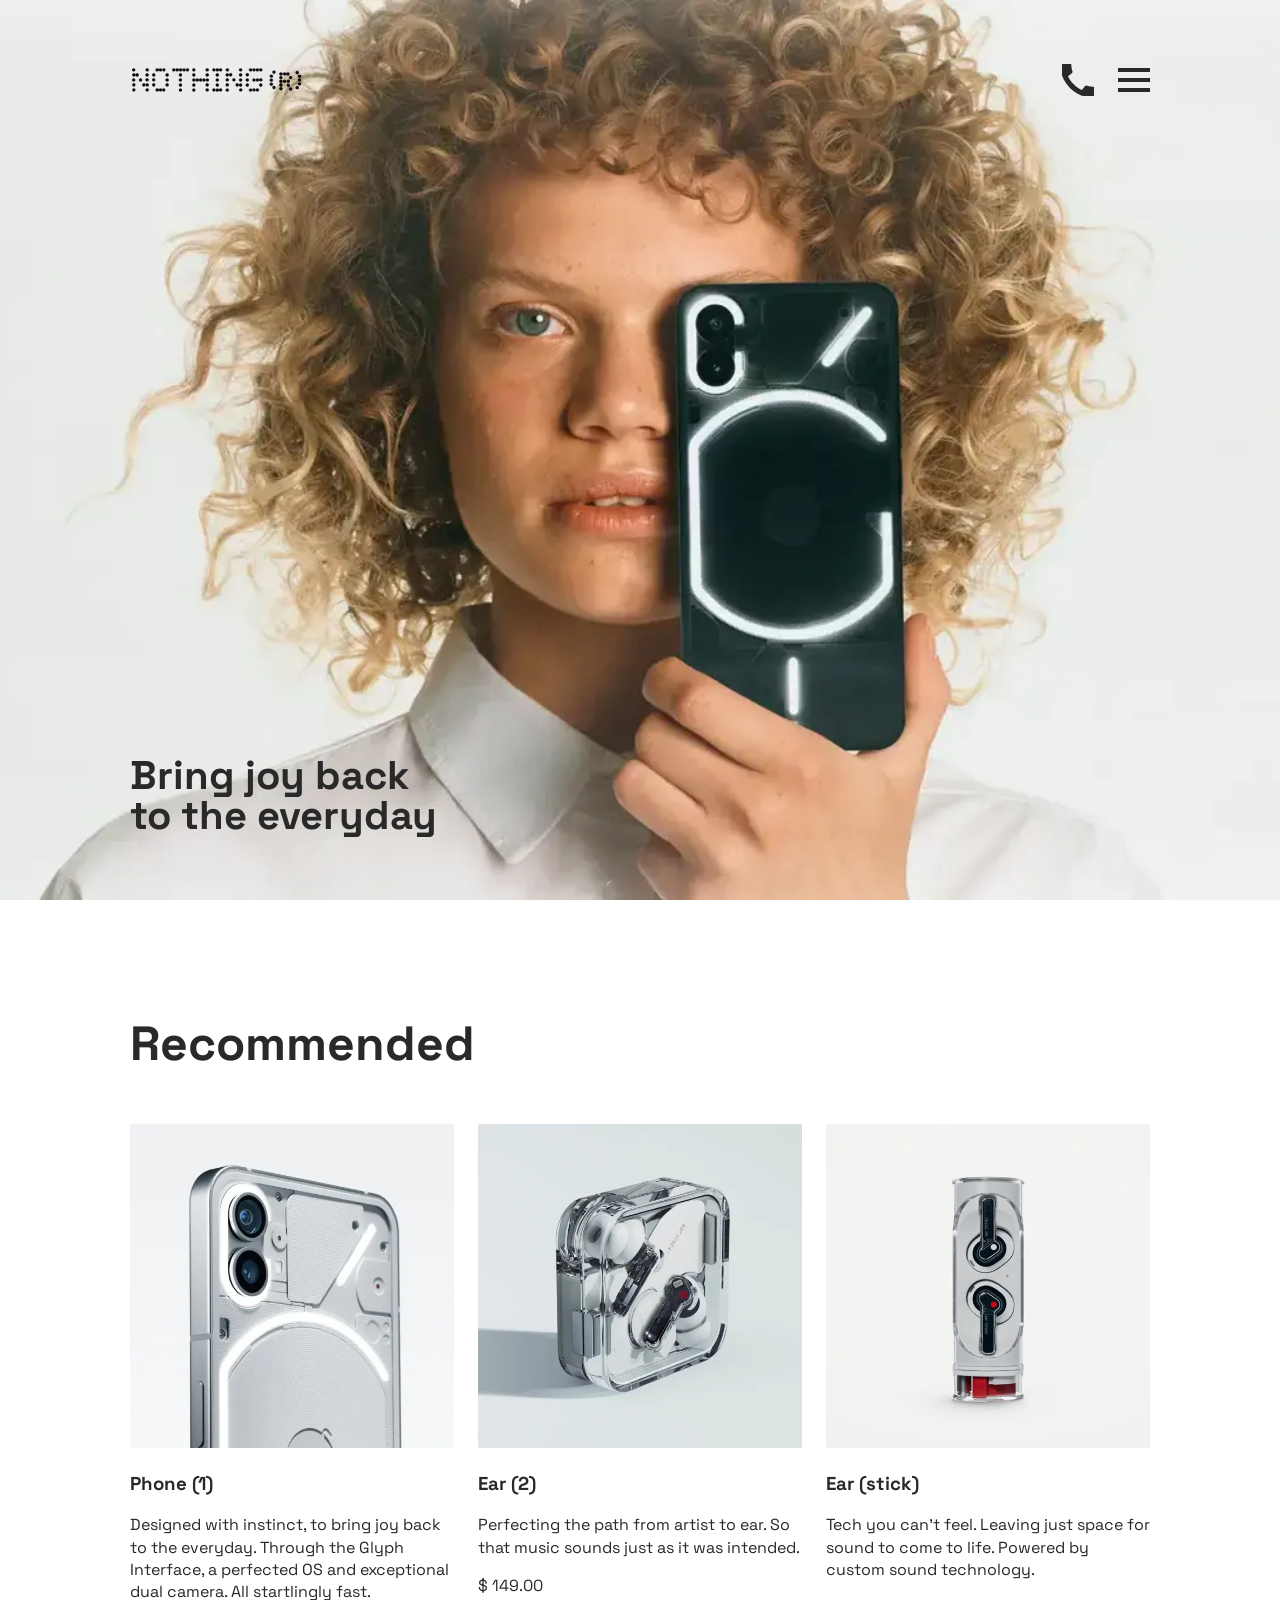
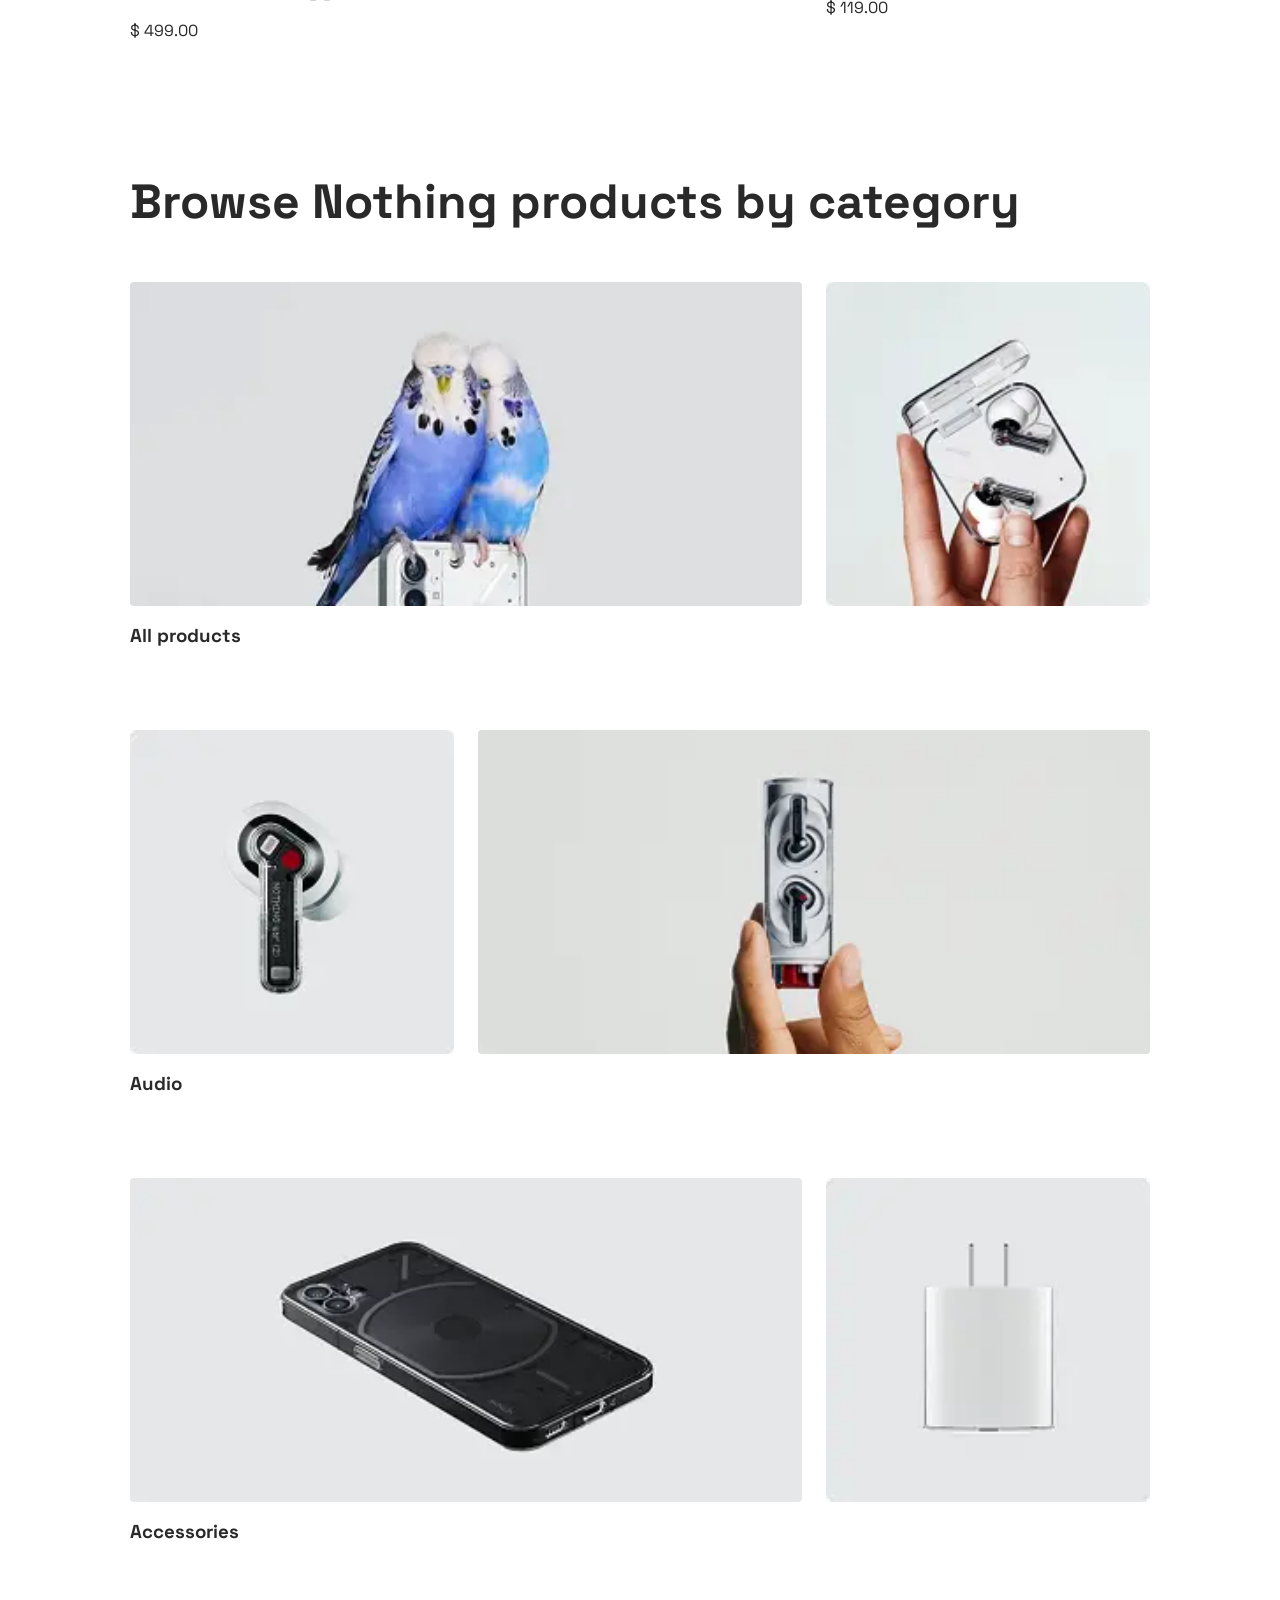
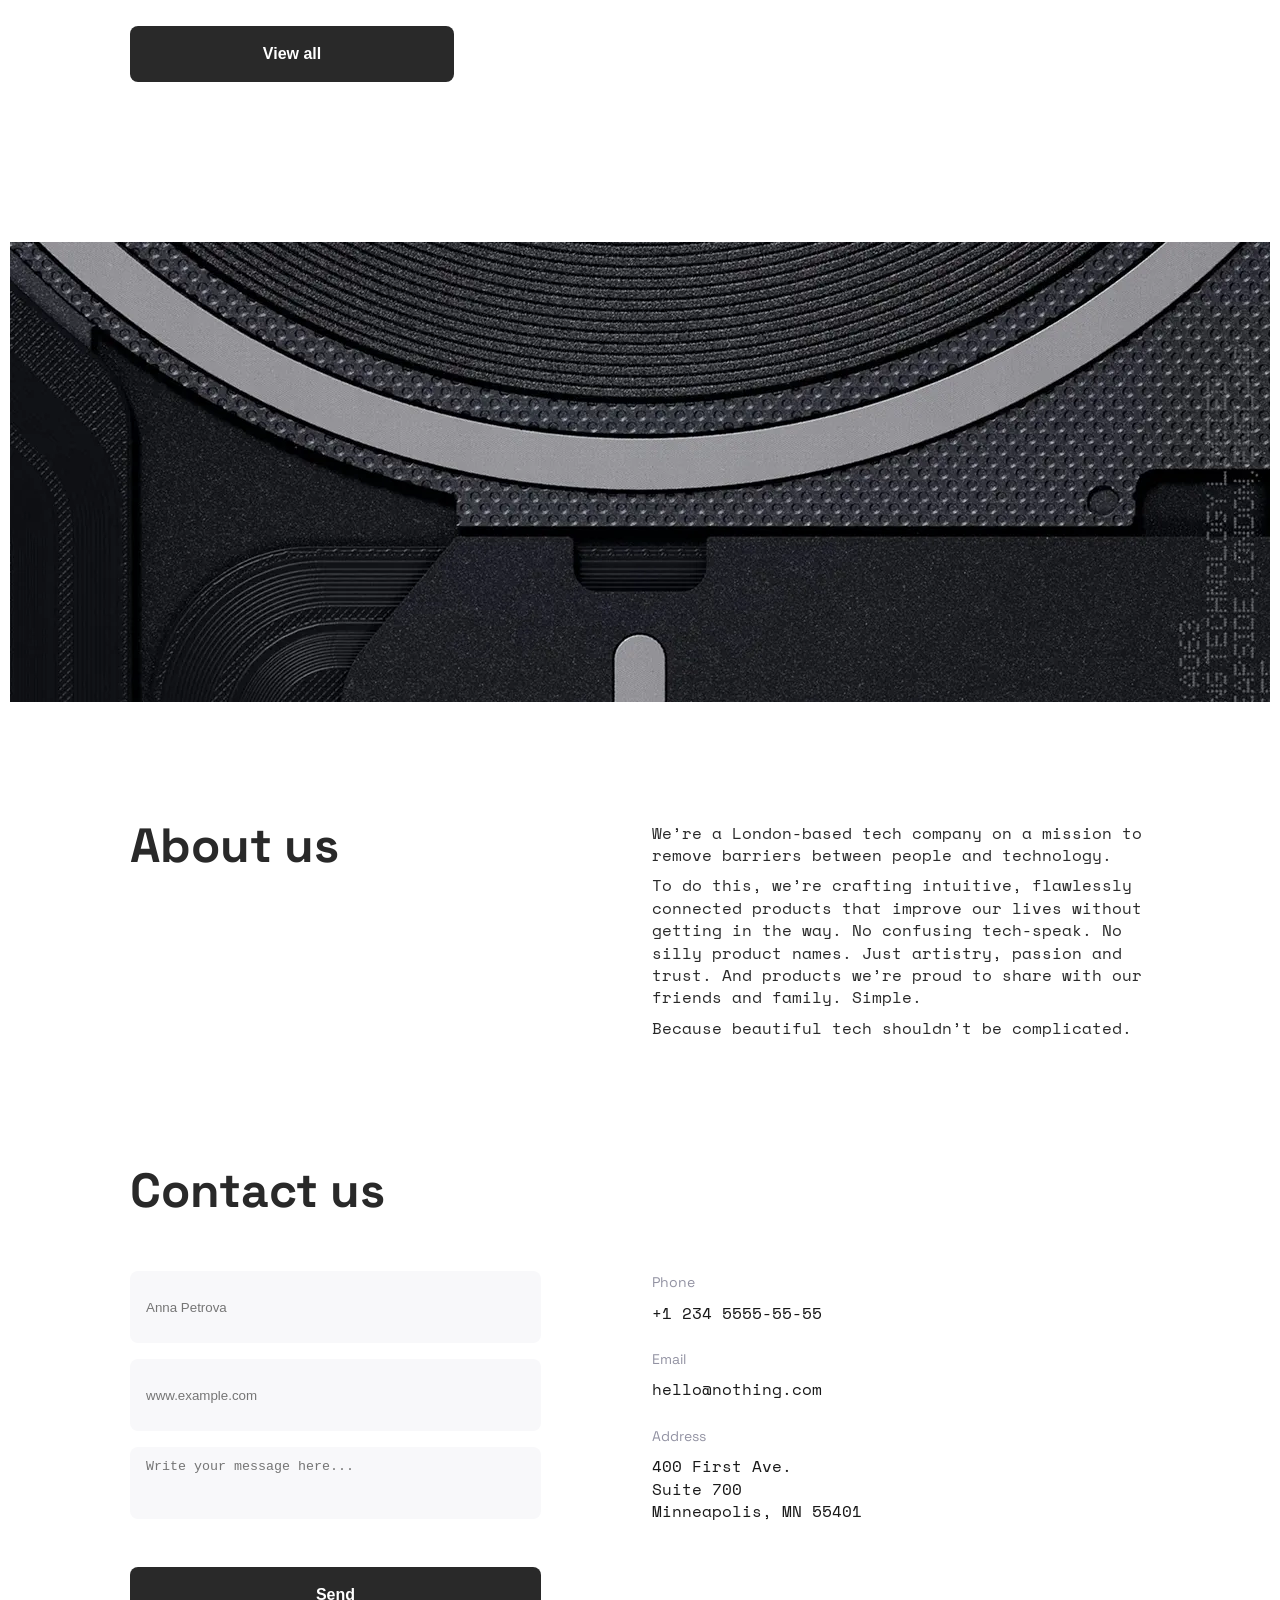
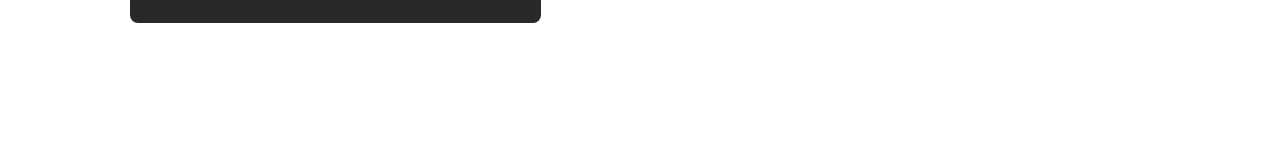
<file: index.html>
<!doctype html><html lang="en" class="page"><head><meta charset="utf-8"><meta name="viewport" content="width=device-width, initial-scale=1.0"><title>Bose</title><link rel="preconnect" href="https://fonts.googleapis.com"><link rel="preconnect" href="https://fonts.gstatic.com"><link href="https://fonts.googleapis.com/css2?family=Space+Grotesk:wght@300..700&family=Space+Mono&display=swap" rel="stylesheet"><link rel="stylesheet" href="index.e39bafef.css"><link rel="icon" type="image" href="logo.57cbf484.webp"><script src="index.cabb280d.js" defer></script></head><body class="page__body"> <header class="header"> <div class="container"> <div class="header__content"> <div class="top-bar"> <a href="#" class="top-bar__logo-link"> <img src="logo.57cbf484.webp" alt="Bose logo" class="top-bar__logo"> </a> <div class="top-bar__icons"> <a href="tel:+123455555555" class="icon icon--phone"></a> <a href="#menu" class="icon icon--menu"></a> </div> </div> <div class="header__bottom"> <h1 class="header__title"> Bring joy back <br> to the everyday </h1> </div> </div> </div> </header> <aside class="menu page__menu" id="menu"> <div class="container"> <div class="menu__top top-bar"> <a href="#" class="top-bar__logo-link"> <img src="logo.57cbf484.webp" alt="Bose logo" class="top-bar__logo"> </a> <a href="#" class="icon icon--close"></a> </div> <div class="menu__bottom"> <nav class="menu__nav nav"> <ul class="nav__list"> <li class="nav__item"> <a class="nav__link" href="#categories"> Store </a> </li> <li class="nav__item"> <a class="nav__link" href="#recommended"> Products </a> </li> <li class="nav__item"> <a class="nav__link" href="#about-us"> Login </a> </li> <li class="nav__item"> <a class="nav__link" href="#contacts"> Cart(0) </a> </li> </ul> </nav> <a href="tel:+123455555555" class="menu__phone-number"> +1 234 5555-55-55 </a> <a href="tel:+123455555555" class="menu__call-to-order"> Call to order </a> </div> </div> </aside> <main class="main"> <div class="container"> <div class="main__content"> <section class="recommended" id="recommended"> <h2 class="section-title">Recommended</h2> <div class="recommended__products"> <article class="product recommended__product"> <img src="phone.2d5611d8.webp" alt="Phone (1)" class="product__photo"> <h3 class="product__title">Phone (1)</h3> <p class="product__category"> Designed with instinct, to bring joy back to the everyday. Through the Glyph Interface, a perfected OS and exceptional dual camera. All startlingly fast. </p> <p class="product__price">$ 499.00</p> </article> <article class="product recommended__product"> <img src="ear.f26b5e77.webp" alt="Ear (2)" class="product__photo"> <h3 class="product__title">Ear (2)</h3> <p class="product__category"> Perfecting the path from artist to ear. So that music sounds just as it was intended. </p> <p class="product__price">$ 149.00</p> </article> <article class="product recommended__product"> <img src="ear-stick.233fd8c0.webp" alt="Ear (stick)" class="product__photo"> <h3 class="product__title">Ear (stick)</h3> <p class="product__category"> Tech you can’t feel. Leaving just space for sound to come to life. Powered by custom sound technology. </p> <p class="product__price">$ 119.00</p> </article> </div> </section> <section class="categories" id="categories"> <h2 class="section-title">Browse Nothing products by category</h2> <div class="categories__wraper"> <article class="category"> <div class="category__photos"> <a href="#" class="category__link category__link--wide"> <img class="category__photo" src="all-products-wide.a1d89334.webp" alt="All products"> </a> <a href="#" class="category__link category__link--square"> <img class="category__photo" src="all-%20products-square.c1a62b9a.webp" alt="All products"> </a> </div> <h3 class="category__title">All products</h3> </article> <article class="category"> <div class="category__photos"> <a href="#" class="category__link category__link--square"> <img class="category__photo" src="audio-square.c2fa02a4.webp" alt="All products"> </a> <a href="#" class="category__link category__link--wide"> <img class="category__photo" src="audio-wide.1e735b18.webp" alt="All products"> </a> </div> <h3 class="category__title">Audio</h3> </article> <article class="category"> <div class="category__photos"> <a href="#" class="category__link category__link--wide"> <img class="category__photo" src="accessories-wide.5c8e63f7.webp" alt="All products"> </a> <a href="#" class="category__link category__link--square"> <img class="category__photo" src="accessories-square.04b2b259.webp" alt="All products"> </a> </div> <h3 class="category__title">Accessories</h3> </article> <button class="button category__button">View all</button> <div class="category__cover"> <div class="category__cover-img"></div> </div> </div> </section> <section class="about-us" id="about-us"> <h2 class="about-us__title section-title">About us</h2> <div class="about-us__content"> <p class="about-us__description"> We’re a London-based tech company on a mission to remove barriers between people and technology. </p> <p class="about-us__description"> To do this, we’re crafting intuitive, flawlessly connected products that improve our lives without getting in the way. No confusing tech-speak. No silly product names. Just artistry, passion and trust. And products we’re proud to share with our friends and family. Simple. </p> <p class="about-us__description"> Because beautiful tech shouldn’t be complicated. </p> </div> </section> <section class="contacts" id="contacts"> <h2 class="section-title">Contact us</h2> <div class="contacts__wraper"> <form class="contacts__form" onsubmit="this.reset(); return false;"> <input type="text" class="contacts__input" placeholder="Anna Petrova" required> <input type="email" class="contacts__input" placeholder="www.example.com" required> <textarea class="contacts__textarea" placeholder="Write your message here..." required></textarea> <button type="submit" class="button contacts__button"> Send </button> </form> <div class="contacts__info info"> <div class="contacts__item"> <p class="info__item">Phone</p> <a href="+1 234 5555-55-55" class="info__value"> +1 234 5555-55-55 </a> </div> <div class="contacts__item"> <p class="info__item">Email</p> <a href="mailto:hello@nothing.com" class="info__value"> hello@nothing.com </a> </div> <div class="contacts__item"> <p class="info__item">Address</p> <a href="https://www.google.com/maps?q=400+First+Ave,+Suite+700,+Minneapolis,+MN+55401" target="_blank" rel="noopener noreferrer" class="info__value"> 400 First Ave. <br> Suite 700 <br> Minneapolis, MN 55401 </a> </div> </div> </div> </section> </div> </div> </main> <footer class="footer"></footer> </body></html>
</file>
<file: index.e39bafef.css>
.container{padding-left:20px;padding-right:20px}@media (min-width:744px){.container{padding-left:72px;padding-right:72px}}@media (min-width:1260px){.container{max-width:1020px;margin:0 auto;padding-left:120px;padding-right:120px}}.header{background-image:url(header-bg-mobile.fece7acd.webp);background-position:50%;background-size:cover}.header__content{-ms-flex-direction:column;flex-direction:column;-ms-flex-pack:justify;justify-content:space-between;height:100vh;display:-ms-flexbox;display:flex}.header__title{letter-spacing:0%;margin:0;font-size:36px;font-weight:700;line-height:100%}@media (min-width:744px){.header__title{font-size:40px}}.header__bottom{padding-bottom:40px}@media (min-width:744px){.header__bottom{padding-bottom:64px}}.icon{background-position:50%;background-repeat:no-repeat;width:24px;height:24px;transition:transform .3s;display:block}.icon:hover{transform:scale(1.2)}@media (min-width:744px){.icon{width:32px;height:32px}}.icon--phone{background-image:url(icon-phone.52cadd64.png)}.icon--menu{background-image:url(icon-burger.04b80f5a.png)}.icon--menu:hover{background-image:url(icon-burger-menu-hover.061d275f.png);transform:scale(1.2)}.icon--close{background-image:url(icon-close.6a44a084.png)}.page{color:#292929;scroll-behavior:smooth;font-family:Space Grotesk,sans-serif;font-size:16px;line-height:140%}.page__body{min-width:320px;margin:0}.page__menu{opacity:0;pointer-events:none;transition:all .3s;position:fixed;top:0;left:0;right:0;transform:translate(-100%)}.page__menu:target{opacity:1;pointer-events:all;transform:translate(0)}.page :has(.page__menu:target){overflow:hidden}.top-bar{-ms-flex-pack:justify;justify-content:space-between;-ms-flex-align:center;align-items:center;padding-top:24px;padding-bottom:24px;display:-ms-flexbox;display:flex}@media (min-width:744px){.top-bar{padding-top:64px;padding-bottom:64px}}.top-bar__icons{gap:24px;display:-ms-flexbox;display:flex}.top-bar__logo-link{display:-ms-flexbox;display:flex}.top-bar__logo{height:16px;transition:transform .3s}.top-bar__logo:hover{transform:scale(1.1)}@media (min-width:744px){.top-bar__logo{height:24px}}.menu{box-sizing:border-box;text-transform:uppercase;background-color:#e5e6e8;height:100vh;font-weight:700;overflow:auto}.menu__top{z-index:1;background-color:#e5e6e8;margin-bottom:32px;position:sticky;top:0}@media (min-width:744px){.menu__top{margin-bottom:0}}.menu__nav{margin-bottom:40px}.menu__phone-number{color:inherit;margin-bottom:16px;font-size:16px;line-height:27px;text-decoration:none;display:block}.menu__call-to-order{letter-spacing:2px;color:inherit;border-bottom:1px solid #292929;width:fit-content;padding-bottom:8px;font-size:12px;line-height:16px;text-decoration:none;display:block}.button{color:#fff;cursor:pointer;background-color:#292929;border:none;border-radius:8px;width:100%;padding:0;font-size:16px;font-weight:700;line-height:56px;transition:transform .3s}.button:hover{color:#292929;background-color:#f8f8fa;border:1px solid #f0f1f4;transform:scale(1.1)}.button:focus{color:#fff;background-color:#111}@media (min-width:1260px){.button{max-width:324px}}.nav__link{color:inherit;letter-spacing:2px;font-size:24px;line-height:100%;text-decoration:none;position:relative}.nav__link:after{content:"";transform-origin:0;background-color:#292929;width:100%;height:1px;transition:transform .3s;display:block;position:absolute;bottom:-8px;transform:scale(0)}.nav__link:hover:after{transform:scale(1)}.nav__list{-ms-flex-direction:column;flex-direction:column;gap:32px;margin:0;padding:0;list-style:none;display:-ms-flexbox;display:flex}.section-title{letter-spacing:0%;text-align:left;margin:0 0 48px;padding:0;font-size:32px;font-weight:700;line-height:100%}@media (min-width:744px){.section-title{margin-bottom:56px;font-size:40px}}@media (min-width:1260px){.section-title{font-size:48px}}.recommended__products{--columns:2;grid-template-columns:repeat(var(--columns),1fr);gap:40px 20px;display:grid}@media (min-width:744px){.recommended__products{--columns:6;column-gap:24px}}@media (min-width:1260px){.recommended__products{--columns:12}}.recommended__product{grid-column:1/-1}@media (min-width:1260px){.recommended__product{grid-column:span 4}}.product__photo{cursor:pointer;width:100%;transition:transform .3s}.product__photo:hover{transform:scale(1.1)}.about-us{--columns:2;grid-template-columns:repeat(var(--columns),1fr);column-gap:20px;display:grid}@media (min-width:744px){.about-us{--columns:6;column-gap:24px}}@media (min-width:1260px){.about-us{--columns:12}}.about-us__title{grid-column:1/-1}@media (min-width:744px){.about-us__title{grid-column:1/4}}@media (min-width:1260px){.about-us__title{grid-column:span 6}}.about-us__content{grid-column:1/-1}@media (min-width:744px){.about-us__content{grid-column:4/7}}@media (min-width:1260px){.about-us__content{grid-column:span 6}}.about-us__description{margin:0;padding-bottom:8px;font-family:Space Mono,monospace;line-height:140%}.categories__wraper{row-gap:40px;display:grid}@media (min-width:744px){.categories__wraper{row-gap:64px}}.category__photos{--columns:2;grid-template-columns:repeat(var(--columns),1fr);column-gap:20px;margin-bottom:16px;display:grid}@media (min-width:744px){.category__photos{--columns:6;column-gap:24px}}@media (min-width:1260px){.category__photos{--columns:12}}.category__link{cursor:pointer;transition:transform .3s;position:relative}.category__link:hover{transform:scale(1.1)}@media (min-width:744px){.category__link--wide{grid-column:span 4}}@media (min-width:1260px){.category__link--wide{grid-column:span 8}}.category__link--square{height:0;padding-bottom:100%}@media (min-width:744px){.category__link--square{grid-column:span 2}}@media (min-width:1260px){.category__link--square{grid-column:span 4}}.category__photo{object-fit:cover;border-radius:4px;width:100%;height:100%;position:absolute}.category__ title{margin:0;font-size:24px;font-weight:700;line-height:140%}.category__cover{width:calc(100% + 40px);padding-top:96px;position:relative;left:-20px}@media (min-width:744px){.category__cover{width:calc(100% + 144px);left:-72px}}@media (min-width:1260px){.category__cover{width:calc(100% + 240px);left:-120px}}.category__cover-img{background:url(cover-mobile.e8c2e311.webp) 50%/cover no-repeat;height:200px}@media (min-width:744px){.category__cover-img{background-image:url(cover-tablet.9b5a9283.webp);height:400px}}@media (min-width:1260px){.category__cover-img{background-image:url(cover-desctop.ac3a863e.webp);height:460px}}.contacts__wraper{--columns:2;grid-template-columns:repeat(var(--columns),1fr);column-gap:20px;display:grid}@media (min-width:744px){.contacts__wraper{--columns:6;column-gap:24px}}@media (min-width:1260px){.contacts__wraper{--columns:12}}.contacts form{-ms-flex-direction:column;flex-direction:column;grid-column:1/-1;gap:16px;width:100%;max-width:600px;margin:0 auto 40px 0;display:-ms-flexbox;display:flex}@media (min-width:1260px){.contacts form{grid-column:span 6;max-width:411px;margin:0}}.contacts__textarea{height:148px;margin-bottom:32px}.contacts__input,.contacts__textarea{color:#7e7e83;background-color:#f8f8fa;border:none;border-radius:8px;height:48px;padding:12px 16px}.contacts__input:hover,.contacts__textarea:hover{color:#292929;border:1px solid #d5d7de}.contacts__input:focus,.contacts__textarea:focus{color:#292929;border:1px solid #292929}@media (min-width:1260px){.contacts__button{width:100%;max-width:411px}}.info{grid-column:1/-1}@media (min-width:1260px){.info{grid-column:span 6}}.info__item{color:#9393a3;margin:0 0 8px;font-family:Space Grotesk,monospace;font-size:14px;font-weight:400}.info__item:hover{color:#292929}.info__value{color:#191919;margin:0 0 24px;font-family:Space Mono,monospace;font-size:16px;font-weight:400;text-decoration:none;display:block}.info__value:hover{color:#9393a3}@media (min-width:1260px){.info{grid-column:span 6}}.footer{z-index:-1;width:100%;height:100px;position:fixed;bottom:0;left:0}.main{background-color:#fff}.main__content{row-gap:64px;padding-top:64px;padding-bottom:64px;display:grid}@media (min-width:744px){.main__content{row-gap:120px;padding-top:120px;padding-bottom:120px}}.main .contacts__textarea{resize:none}
/*# sourceMappingURL=index.e39bafef.css.map */
</file>
